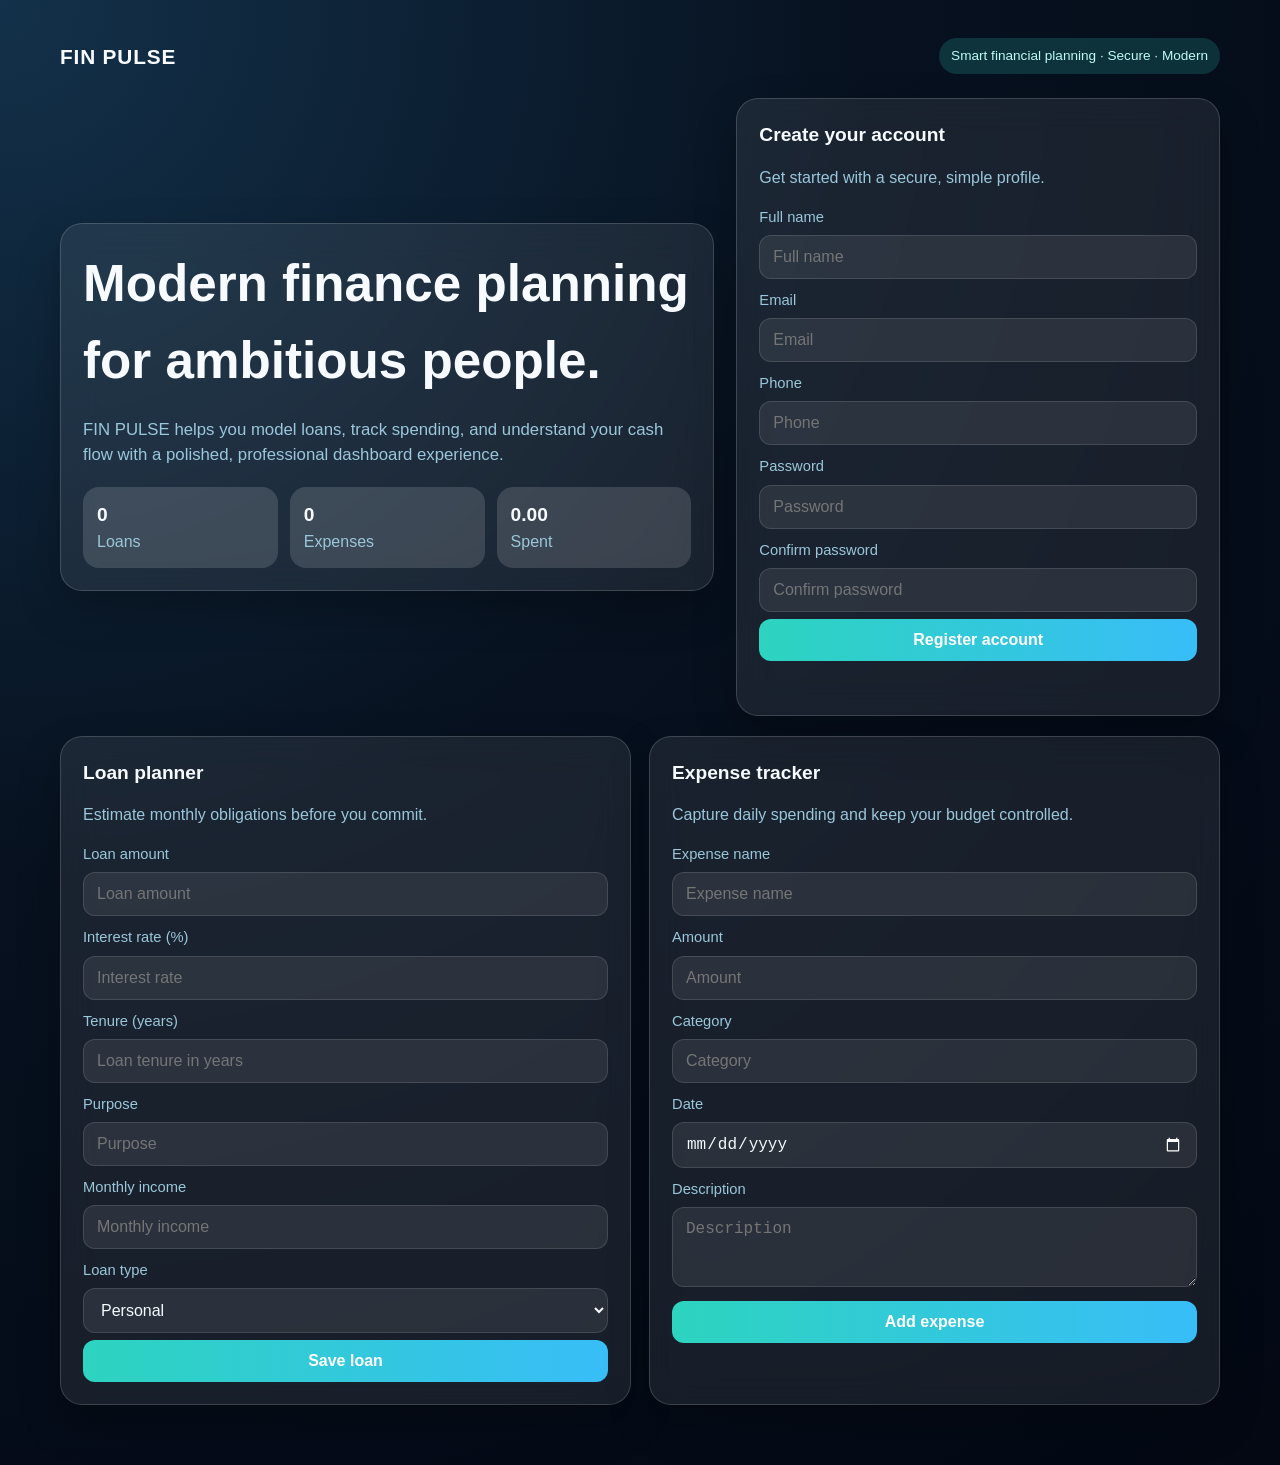
<file: backend/target/classes/static/index.html>
<!DOCTYPE html>
<html lang="en">
<head>
  <meta charset="UTF-8" />
  <meta name="viewport" content="width=device-width, initial-scale=1.0" />
  <title>FIN PULSE</title>
  <style>
    :root {
      color-scheme: dark;
      --bg: #07111f;
      --panel: rgba(255,255,255,0.08);
      --panel-strong: rgba(255,255,255,0.14);
      --text: #f7fbff;
      --muted: #9bc7db;
      --accent: #2dd4bf;
      --accent-2: #38bdf8;
      --border: rgba(255,255,255,0.16);
    }
    * { box-sizing: border-box; }
    body {
      font-family: 'Segoe UI', Arial, sans-serif;
      margin: 0;
      background: radial-gradient(circle at top left, #13314a 0%, var(--bg) 45%, #030813 100%);
      color: var(--text);
      line-height: 1.5;
    }
    .container { max-width: 1200px; margin: 0 auto; padding: 28px 20px 60px; }
    .topbar {
      display: flex; justify-content: space-between; align-items: center; padding: 10px 0 24px;
    }
    .brand { font-size: 1.3rem; font-weight: 800; letter-spacing: 0.04em; }
    .pill { display: inline-block; padding: 8px 12px; border-radius: 999px; background: rgba(45,212,191,.18); color: #bffbf4; font-size: .85rem; }
    .hero { display: grid; grid-template-columns: 1.15fr 0.85fr; gap: 22px; align-items: center; }
    .hero-copy h1 { font-size: clamp(2rem, 4vw, 3.2rem); margin: 0 0 12px; }
    .hero-copy p { color: var(--muted); font-size: 1.05rem; max-width: 620px; }
    .card {
      background: var(--panel);
      border: 1px solid var(--border);
      border-radius: 22px;
      padding: 22px;
      box-shadow: 0 18px 40px rgba(0,0,0,0.25);
      backdrop-filter: blur(18px);
    }
    .stats { display: grid; grid-template-columns: repeat(3, 1fr); gap: 12px; margin-top: 20px; }
    .stat { background: var(--panel-strong); border-radius: 16px; padding: 14px; }
    .stat strong { font-size: 1.2rem; display: block; }
    .grid { display: grid; grid-template-columns: 1fr 1fr; gap: 18px; margin-top: 20px; }
    label { display: block; font-size: .92rem; color: var(--muted); margin-top: 10px; }
    input, select, button, textarea { width: 100%; padding: 12px 13px; margin-top: 7px; border-radius: 12px; border: 1px solid rgba(255,255,255,0.12); font-size: 1rem; }
    input, select, textarea { background: rgba(255,255,255,0.08); color: var(--text); }
    button { background: linear-gradient(90deg, var(--accent), var(--accent-2)); color: white; font-weight: 700; cursor: pointer; border: none; transition: transform .15s ease; }
    button:hover { transform: translateY(-1px); }
    .message { margin-top: 10px; color: #d9fef8; min-height: 22px; }
    .section-title { font-size: 1.2rem; margin: 0 0 6px; }
    .muted { color: var(--muted); }
    @media (max-width: 900px) { .hero, .grid { grid-template-columns: 1fr; } }
    @media (max-width: 640px) { .stats { grid-template-columns: 1fr; } .topbar { flex-direction: column; align-items: flex-start; gap: 8px; } }
  </style>
</head>
<body>
  <div class="container">
    <div class="topbar">
      <div class="brand">FIN PULSE</div>
      <span class="pill">Smart financial planning · Secure · Modern</span>
    </div>

    <div class="hero">
      <div class="card hero-copy">
        <h1>Modern finance planning for ambitious people.</h1>
        <p>FIN PULSE helps you model loans, track spending, and understand your cash flow with a polished, professional dashboard experience.</p>
        <div class="stats">
          <div class="stat"><strong id="loanCount">0</strong><span class="muted">Loans</span></div>
          <div class="stat"><strong id="expenseCount">0</strong><span class="muted">Expenses</span></div>
          <div class="stat"><strong id="totalSpent">0.00</strong><span class="muted">Spent</span></div>
        </div>
      </div>
      <div class="card">
        <h3 class="section-title">Create your account</h3>
        <p class="muted">Get started with a secure, simple profile.</p>
        <label>Full name</label>
        <input id="fullName" placeholder="Full name" />
        <label>Email</label>
        <input id="email" placeholder="Email" />
        <label>Phone</label>
        <input id="phone" placeholder="Phone" />
        <label>Password</label>
        <input id="password" type="password" placeholder="Password" />
        <label>Confirm password</label>
        <input id="confirmPassword" type="password" placeholder="Confirm password" />
        <button onclick="registerUser()">Register account</button>
        <div id="message" class="message"></div>
      </div>
    </div>

    <div class="grid">
      <div class="card">
        <h3 class="section-title">Loan planner</h3>
        <p class="muted">Estimate monthly obligations before you commit.</p>
        <label>Loan amount</label>
        <input id="loanAmount" placeholder="Loan amount" />
        <label>Interest rate (%)</label>
        <input id="interestRate" placeholder="Interest rate" />
        <label>Tenure (years)</label>
        <input id="loanTenure" placeholder="Loan tenure in years" />
        <label>Purpose</label>
        <input id="purpose" placeholder="Purpose" />
        <label>Monthly income</label>
        <input id="monthlyIncome" placeholder="Monthly income" />
        <label>Loan type</label>
        <select id="loanType">
          <option value="PERSONAL">Personal</option>
          <option value="HOME">Home</option>
          <option value="EDUCATION">Education</option>
        </select>
        <button onclick="createLoan()">Save loan</button>
      </div>
      <div class="card">
        <h3 class="section-title">Expense tracker</h3>
        <p class="muted">Capture daily spending and keep your budget controlled.</p>
        <label>Expense name</label>
        <input id="expenseName" placeholder="Expense name" />
        <label>Amount</label>
        <input id="expenseAmount" placeholder="Amount" />
        <label>Category</label>
        <input id="expenseCategory" placeholder="Category" />
        <label>Date</label>
        <input id="expenseDate" type="date" />
        <label>Description</label>
        <textarea id="expenseDescription" placeholder="Description" rows="3"></textarea>
        <button onclick="createExpense()">Add expense</button>
      </div>
    </div>
  </div>

  <script>
    let userId = null;
    async function registerUser() {
      const payload = {
        fullName: document.getElementById('fullName').value,
        email: document.getElementById('email').value,
        phone: document.getElementById('phone').value,
        password: document.getElementById('password').value,
        confirmPassword: document.getElementById('confirmPassword').value
      };
      const res = await fetch('/api/users/register', { method: 'POST', headers: { 'Content-Type': 'application/json' }, body: JSON.stringify(payload) });
      const data = await res.json();
      if (res.ok) {
        userId = data.id;
        document.getElementById('message').innerText = 'Account created successfully.';
      } else {
        document.getElementById('message').innerText = data.message || 'Registration failed.';
      }
    }

    async function createLoan() {
      if (!userId) { alert('Please register first.'); return; }
      const payload = {
        loanType: document.getElementById('loanType').value,
        loanAmount: parseFloat(document.getElementById('loanAmount').value),
        interestRate: parseFloat(document.getElementById('interestRate').value),
        loanTenure: parseInt(document.getElementById('loanTenure').value, 10),
        purpose: document.getElementById('purpose').value,
        monthlyIncome: parseFloat(document.getElementById('monthlyIncome').value)
      };
      const res = await fetch(`/api/loans/${userId}`, { method: 'POST', headers: { 'Content-Type': 'application/json' }, body: JSON.stringify(payload) });
      const data = await res.json();
      if (res.ok) {
        updateSummary();
        alert('Loan saved.');
      }
    }

    async function createExpense() {
      if (!userId) { alert('Please register first.'); return; }
      const payload = {
        loanId: userId,
        name: document.getElementById('expenseName').value,
        amount: parseFloat(document.getElementById('expenseAmount').value),
        category: document.getElementById('expenseCategory').value,
        date: document.getElementById('expenseDate').value,
        description: document.getElementById('expenseDescription').value
      };
      const res = await fetch('/api/expenses', { method: 'POST', headers: { 'Content-Type': 'application/json' }, body: JSON.stringify(payload) });
      const data = await res.json();
      if (res.ok) {
        updateSummary();
        alert('Expense added.');
      }
    }

    async function updateSummary() {
      const loansRes = await fetch(`/api/loans/${userId}`);
      const loansData = await loansRes.json();
      const expensesRes = await fetch(`/api/expenses/${userId}`);
      const expensesData = await expensesRes.json();
      document.getElementById('loanCount').innerText = loansData.length;
      document.getElementById('expenseCount').innerText = expensesData.length;
      document.getElementById('totalSpent').innerText = expensesData.reduce((sum, e) => sum + (e.amount || 0), 0).toFixed(2);
    }
  </script>
</body>
</html>
</file>
